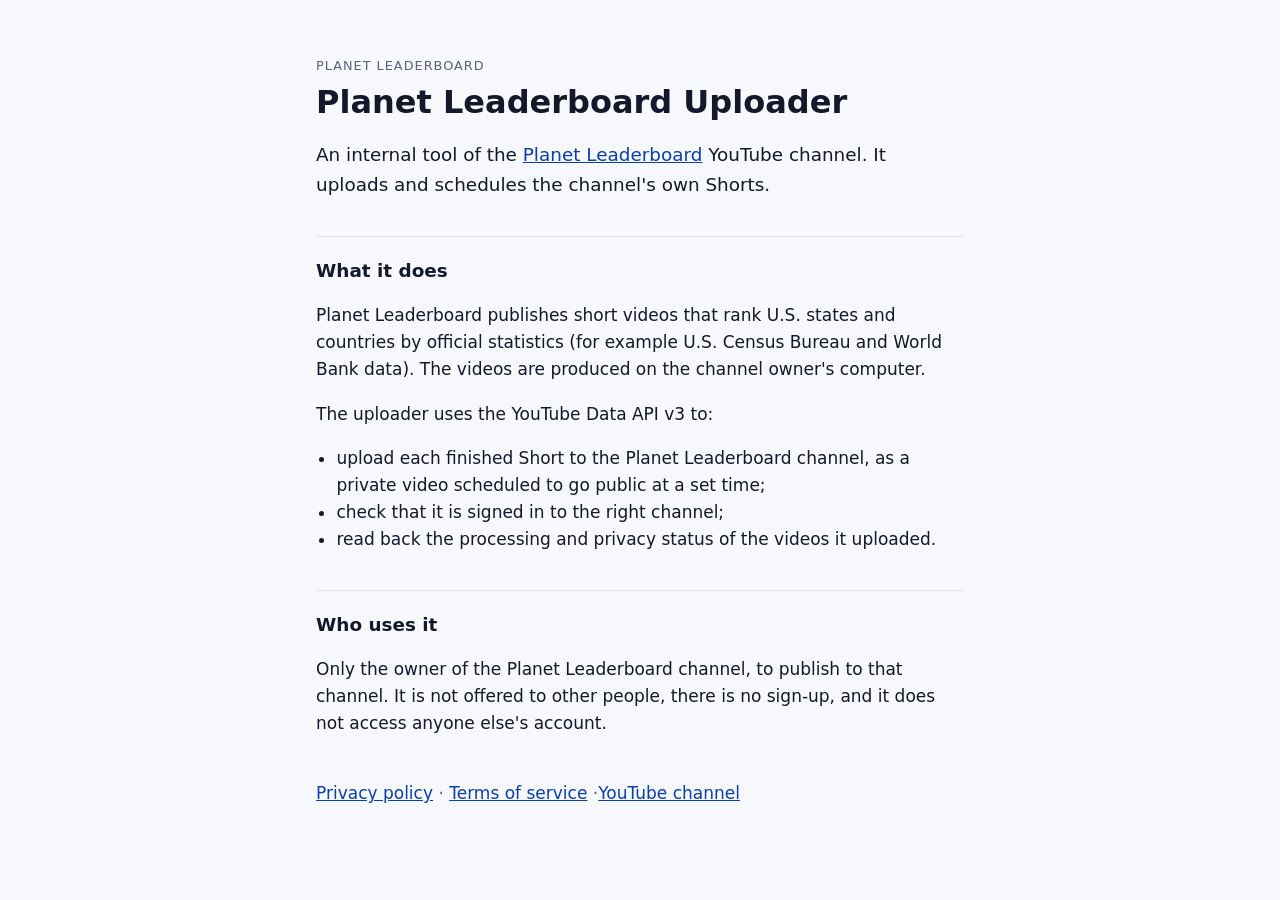
<file: index.html>
<!doctype html>
<html lang="en">
<head>
<meta charset="utf-8">
<meta name="viewport" content="width=device-width, initial-scale=1">
<title>Planet Leaderboard Uploader</title>
<meta name="description" content="Internal upload tool of the Planet Leaderboard YouTube channel.">
<link rel="stylesheet" href="style.css">
</head>
<body>
<main>
  <p class="eyebrow">Planet Leaderboard</p>
  <h1>Planet Leaderboard Uploader</h1>
  <p class="lead">An internal tool of the <a href="https://www.youtube.com/@PlanetLeaderboard">Planet Leaderboard</a>
    YouTube channel. It uploads and schedules the channel's own Shorts.</p>

  <h2>What it does</h2>
  <p>Planet Leaderboard publishes short videos that rank U.S. states and countries by official statistics (for
    example U.S. Census Bureau and World Bank data). The videos are produced on the channel owner's computer.</p>
  <p>The uploader uses the YouTube Data API v3 to:</p>
  <ul>
    <li>upload each finished Short to the Planet Leaderboard channel, as a private video scheduled to go public at a
      set time;</li>
    <li>check that it is signed in to the right channel;</li>
    <li>read back the processing and privacy status of the videos it uploaded.</li>
  </ul>

  <h2>Who uses it</h2>
  <p>Only the owner of the Planet Leaderboard channel, to publish to that channel. It is not offered to other people,
    there is no sign-up, and it does not access anyone else's account.</p>

  <p class="links"><a href="privacy.html">Privacy policy</a> · <a href="terms.html">Terms of service</a> ·<a href="https://www.youtube.com/@PlanetLeaderboard">YouTube channel</a></p>
</main>
</body>
</html>
</file>
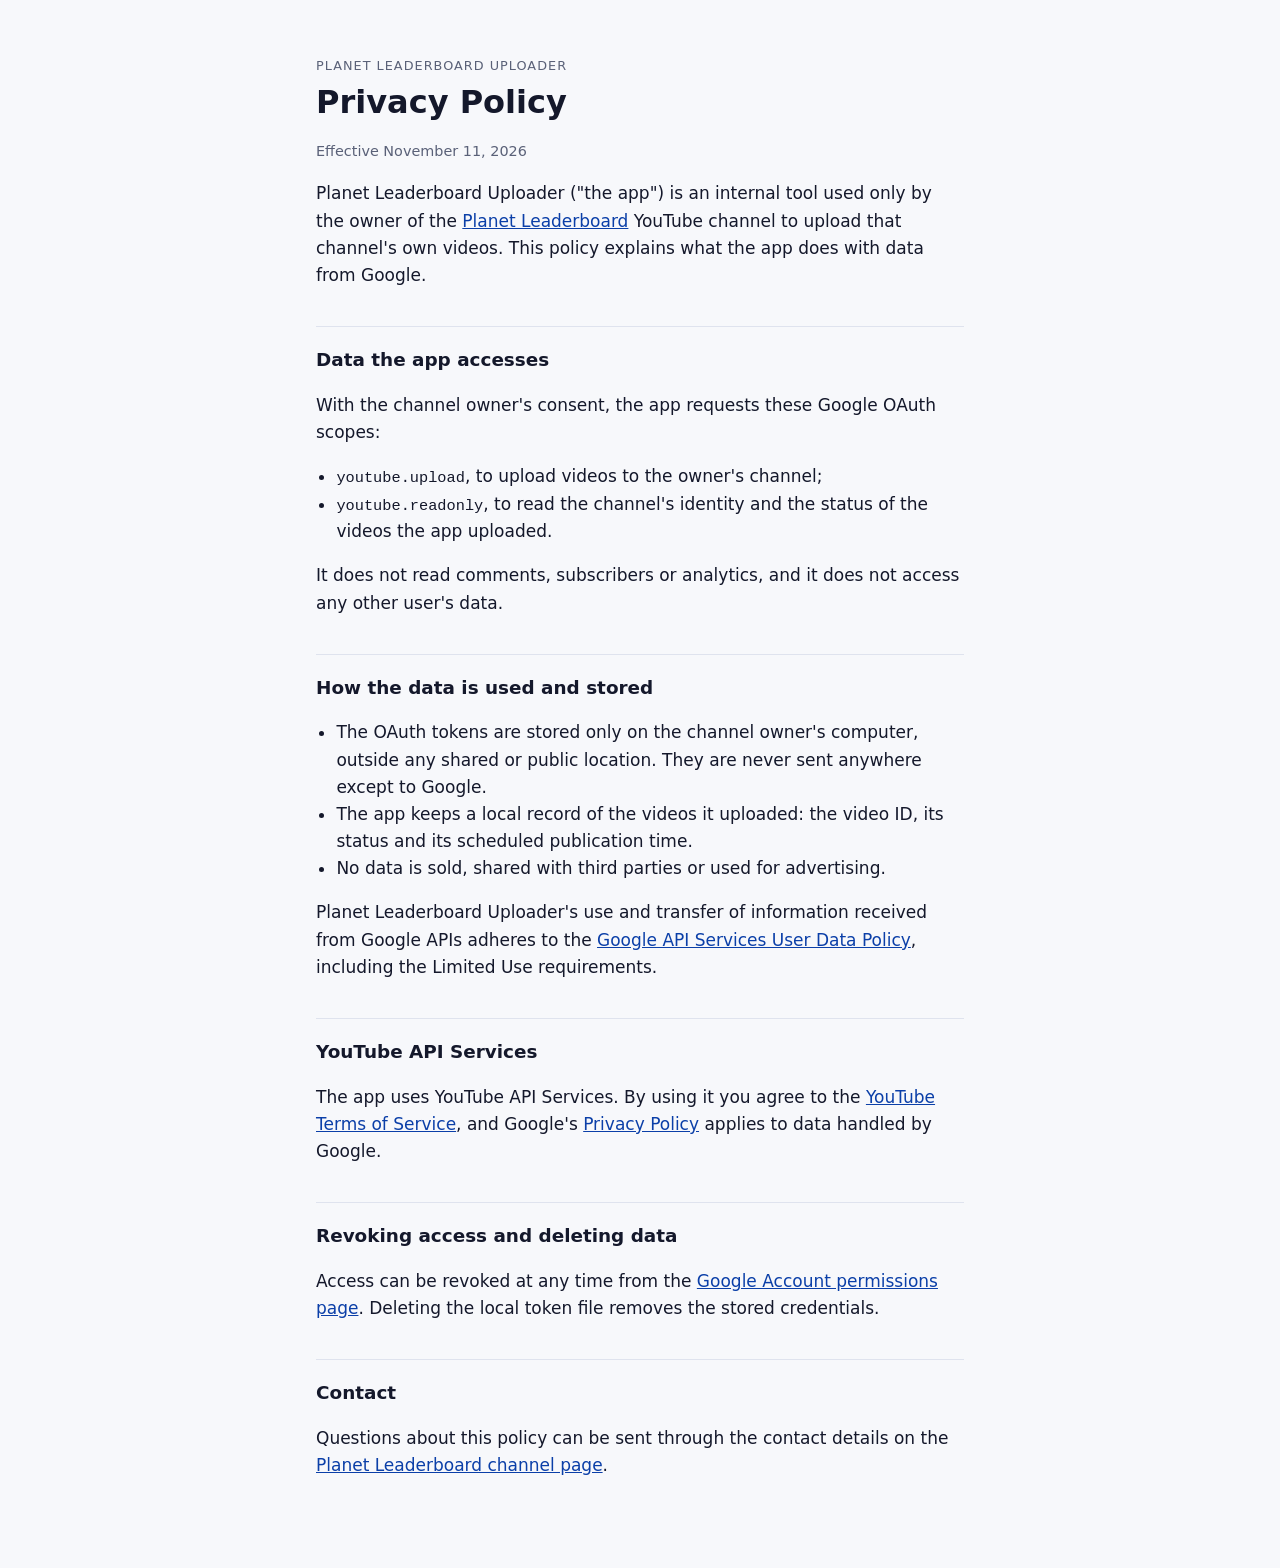
<file: privacy.html>
<!doctype html>
<html lang="en">
<head>
<meta charset="utf-8">
<meta name="viewport" content="width=device-width, initial-scale=1">
<title>Privacy Policy</title>
<meta name="description" content="Privacy policy of Planet Leaderboard Uploader.">
<link rel="stylesheet" href="style.css">
</head>
<body>
<main>
  <p class="eyebrow"><a href="index.html">Planet Leaderboard Uploader</a></p>
  <h1>Privacy Policy</h1>
  <p class="meta">Effective November 11, 2026</p>

  <p>Planet Leaderboard Uploader ("the app") is an internal tool used only by the owner of the
    <a href="https://www.youtube.com/@PlanetLeaderboard">Planet Leaderboard</a> YouTube channel to upload that
    channel's own videos. This policy explains what the app does with data from Google.</p>

  <h2>Data the app accesses</h2>
  <p>With the channel owner's consent, the app requests these Google OAuth scopes:</p>
  <ul>
    <li><code>youtube.upload</code>, to upload videos to the owner's channel;</li>
    <li><code>youtube.readonly</code>, to read the channel's identity and the status of the videos the app
      uploaded.</li>
  </ul>
  <p>It does not read comments, subscribers or analytics, and it does not access any other user's data.</p>

  <h2>How the data is used and stored</h2>
  <ul>
    <li>The OAuth tokens are stored only on the channel owner's computer, outside any shared or public location. They
      are never sent anywhere except to Google.</li>
    <li>The app keeps a local record of the videos it uploaded: the video ID, its status and its scheduled
      publication time.</li>
    <li>No data is sold, shared with third parties or used for advertising.</li>
  </ul>
  <p>Planet Leaderboard Uploader's use and transfer of information received from Google APIs adheres to the
    <a href="https://developers.google.com/terms/api-services-user-data-policy">Google API Services User Data
    Policy</a>, including the Limited Use requirements.</p>

  <h2>YouTube API Services</h2>
  <p>The app uses YouTube API Services. By using it you agree to the
    <a href="https://www.youtube.com/t/terms">YouTube Terms of Service</a>, and Google's
    <a href="https://policies.google.com/privacy">Privacy Policy</a> applies to data handled by Google.</p>

  <h2>Revoking access and deleting data</h2>
  <p>Access can be revoked at any time from the
    <a href="https://myaccount.google.com/permissions">Google Account permissions page</a>. Deleting the local token
    file removes the stored credentials.</p>

  <h2>Contact</h2>
  <p>Questions about this policy can be sent through the contact details on the
    <a href="https://www.youtube.com/@PlanetLeaderboard/about">Planet Leaderboard channel page</a>.</p>
</main>
</body>
</html>
</file>
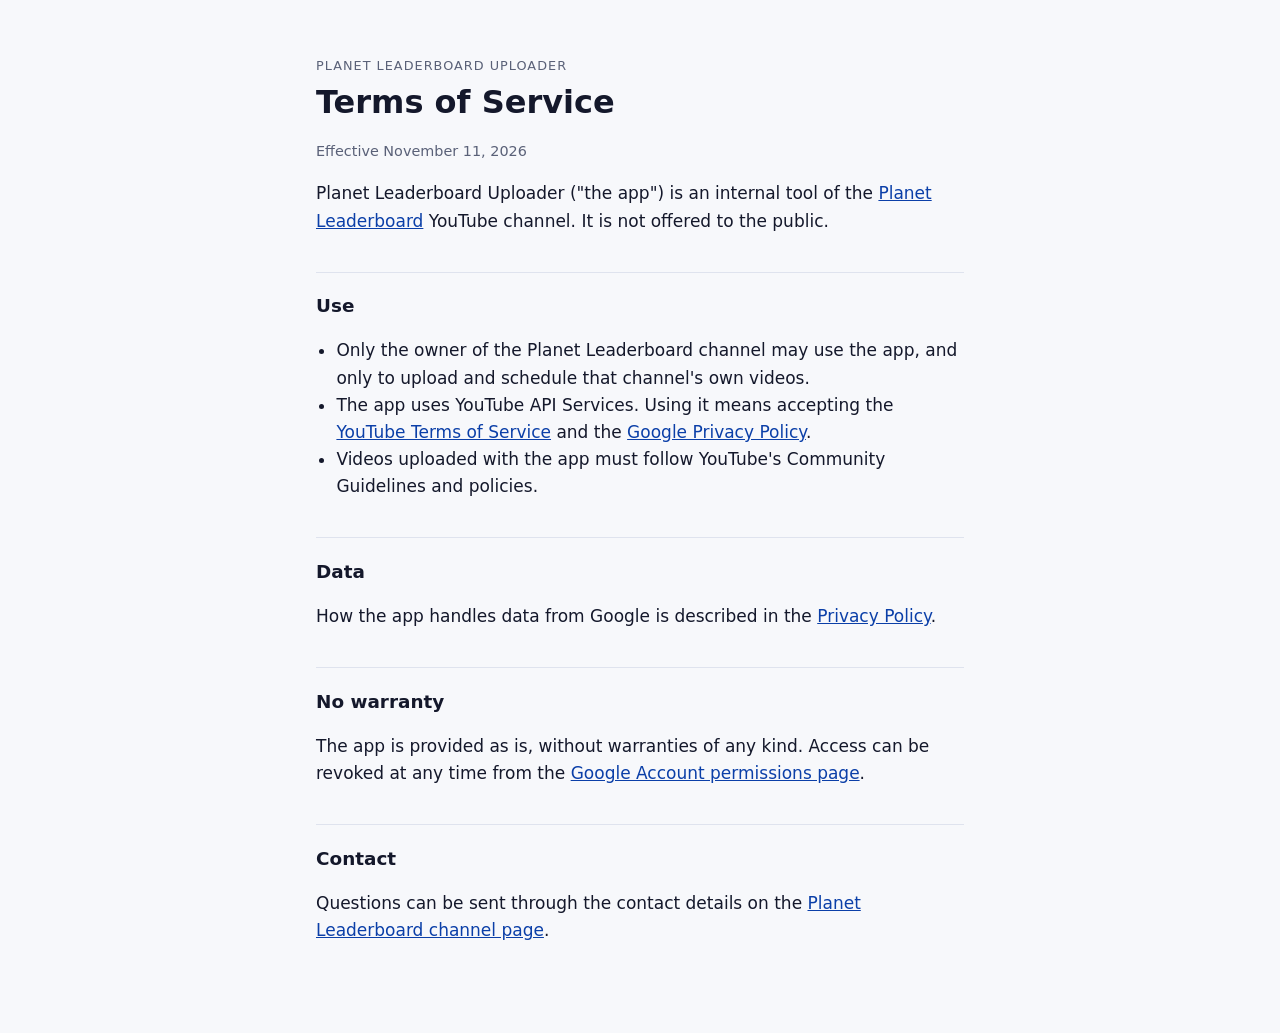
<file: terms.html>
<!doctype html>
<html lang="en">
<head>
<meta charset="utf-8">
<meta name="viewport" content="width=device-width, initial-scale=1">
<title>Terms of Service</title>
<meta name="description" content="Terms of service of Planet Leaderboard Uploader.">
<link rel="stylesheet" href="style.css">
</head>
<body>
<main>
  <p class="eyebrow"><a href="index.html">Planet Leaderboard Uploader</a></p>
  <h1>Terms of Service</h1>
  <p class="meta">Effective November 11, 2026</p>

  <p>Planet Leaderboard Uploader ("the app") is an internal tool of the
    <a href="https://www.youtube.com/@PlanetLeaderboard">Planet Leaderboard</a> YouTube channel. It is not offered to
    the public.</p>

  <h2>Use</h2>
  <ul>
    <li>Only the owner of the Planet Leaderboard channel may use the app, and only to upload and schedule that
      channel's own videos.</li>
    <li>The app uses YouTube API Services. Using it means accepting the
      <a href="https://www.youtube.com/t/terms">YouTube Terms of Service</a> and the
      <a href="https://policies.google.com/privacy">Google Privacy Policy</a>.</li>
    <li>Videos uploaded with the app must follow YouTube's Community Guidelines and policies.</li>
  </ul>

  <h2>Data</h2>
  <p>How the app handles data from Google is described in the <a href="privacy.html">Privacy Policy</a>.</p>

  <h2>No warranty</h2>
  <p>The app is provided as is, without warranties of any kind. Access can be revoked at any time from the
    <a href="https://myaccount.google.com/permissions">Google Account permissions page</a>.</p>

  <h2>Contact</h2>
  <p>Questions can be sent through the contact details on the
    <a href="https://www.youtube.com/@PlanetLeaderboard/about">Planet Leaderboard channel page</a>.</p>
</main>
</body>
</html>
</file>
<file: style.css>
:root {
  --bg: #f7f8fb;
  --text: #14182b;
  --muted: #5a6178;
  --accent: #0b3fa8;
  --rule: #dfe3ee;
}
@media (prefers-color-scheme: dark) {
  :root {
    --bg: #0b1020;
    --text: #e8ebf5;
    --muted: #a3aac2;
    --accent: #f5c518;
    --rule: #252c45;
  }
}
* { box-sizing: border-box; }
body {
  margin: 0;
  background: var(--bg);
  color: var(--text);
  font: 17px/1.6 system-ui, -apple-system, "Segoe UI", Roboto, sans-serif;
}
main { max-width: 680px; margin: 0 auto; padding: 56px 16px 72px; }
h1 { font-size: 2rem; line-height: 1.2; margin: 0.2em 0 0.6em; }
h2 { font-size: 1.15rem; margin: 2em 0 0.5em; padding-top: 1em; border-top: 1px solid var(--rule); }
a { color: var(--accent); }
.eyebrow { text-transform: uppercase; letter-spacing: 0.08em; font-size: 0.8rem; color: var(--muted); margin: 0; }
.eyebrow a { color: inherit; text-decoration: none; }
.lead { font-size: 1.15rem; }
.meta { color: var(--muted); font-size: 0.9rem; }
.links { margin-top: 2.5em; color: var(--muted); }
code { font-size: 0.9em; }
ul { padding-left: 1.2em; }
</file>
